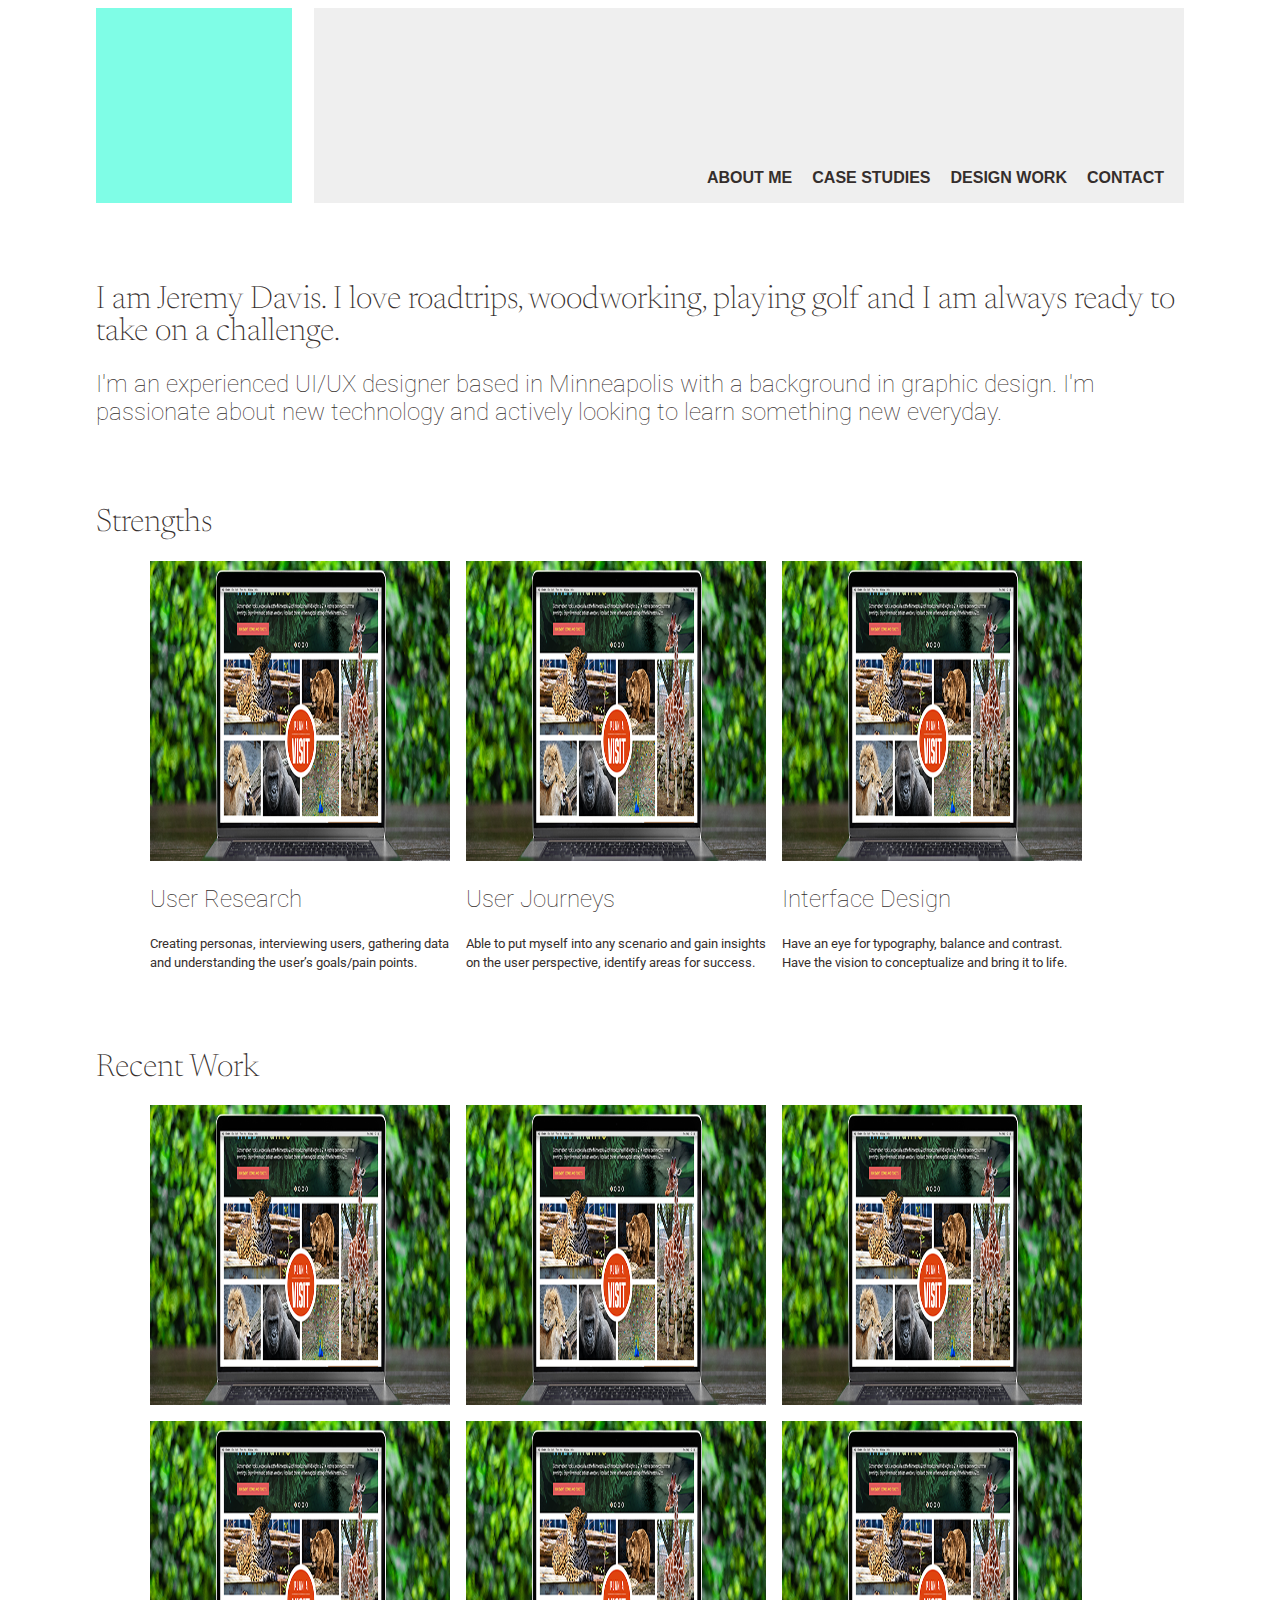
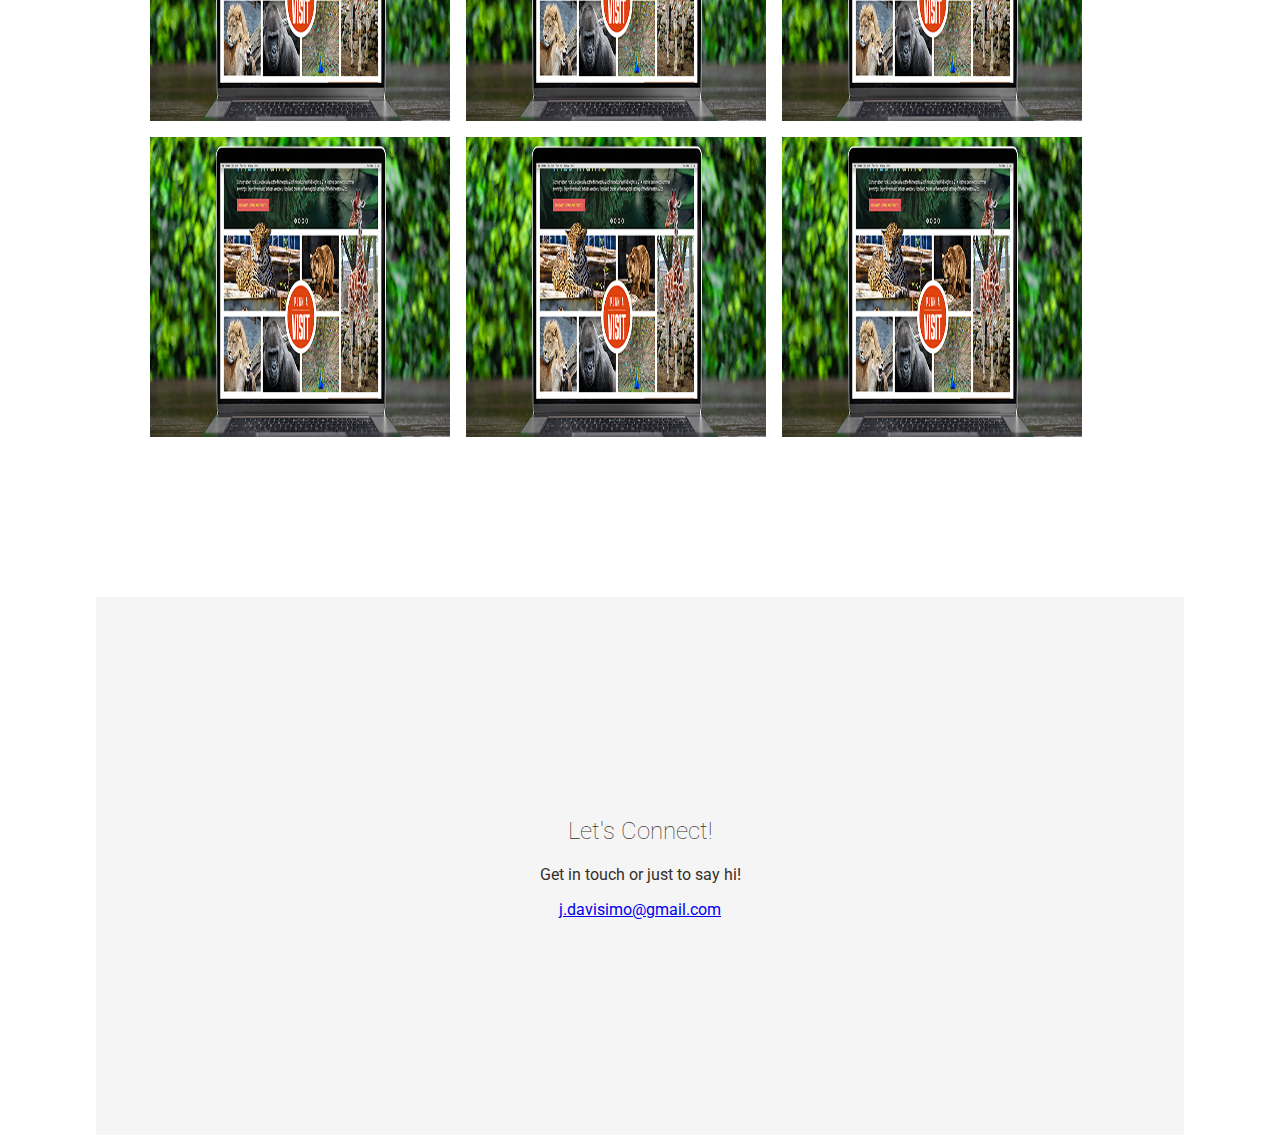
<file: index.html>
<!DOCTYPE html>
<html>
<head>
    <link rel="preconnect" href="https://fonts.googleapis.com">
    <link rel="preconnect" href="https://fonts.gstatic.com" crossorigin>
    <link href="https://fonts.googleapis.com/css2?family=Newsreader:opsz@6..72&family=Roboto:wght@100;300&display=swap" rel="stylesheet">
    <link href="css/style.css" rel="stylesheet" type="text/css">
  <title>Jeremy Davis Portfolio</title>
    <script async src="https://www.googletagmanager.com/gtag/js?id=G-MPEV6B56P5"></script>
    <script>
  window.dataLayer = window.dataLayer || [];
  function gtag(){dataLayer.push(arguments);}
  gtag('js', new Date());
  gtag('config', 'G-MPEV6B56P5');
</script>
  <!-- Hotjar Tracking Code for v -->
  <script>
    (function(h,o,t,j,a,r){
        h.hj=h.hj||function(){(h.hj.q=h.hj.q||[]).push(arguments)};
        h._hjSettings={hjid:3100872,hjsv:6};
        a=o.getElementsByTagName('head')[0];
        r=o.createElement('script');r.async=1;
        r.src=t+h._hjSettings.hjid+j+h._hjSettings.hjsv;
        a.appendChild(r);
    })(window,document,'https://static.hotjar.com/c/hotjar-','.js?sv=');
</script>
</head>
<body>
<div class="navBar"> 
<div class="paddingBox">
    <div class="tealBox"></div>
</div>

<nav id="navHeader">

    <ul id="menuButtons">
        <li>ABOUT ME</li>
        <li>CASE STUDIES</li>
        <li>DESIGN WORK</li>
        <li>CONTACT</li>
    </ul>
 </nav>
</div>
<div class="aboutHeader"> 
    <h1>I am Jeremy Davis. I love roadtrips, woodworking, playing golf and I am always ready to take on a challenge.</h1>
    <h2>I'm an experienced UI/UX designer based in Minneapolis with a background in graphic design. I'm passionate about new technology and actively looking to learn something new everyday.</h2>
</div>
<section>
    <h1>Strengths</h1>
    <div id="skillsGrid">
        <div class="skg">
            <img class="skillsGridImage" src="./images/Frame_Zoo.png" alt="skill candidate strengths open to work"></img>
            <h2>User Research</h2>
            <small id="body">Creating personas, interviewing users, gathering data and understanding the user’s goals/pain points.</small>
        </div>
        <div class="skg">
            <img class="skillsGridImage" src="./images/Frame_Zoo.png" alt="UX researcher journey map empathy building"></img>
            <h2>User Journeys</h2>
            <small id="body">Able to put myself into any scenario and gain insights on the user perspective, identify areas for success.</small>
        </div>
        <div class="skg">
            <img class="skillsGridImage" src="./images/Frame_Zoo.png" alt="UI designer wireframes prototyping app web design talent from Minneapolis Minnesota"></img>
            <h2>Interface Design</h2>
            <small id="body">Have an eye for typography, balance and contrast. Have the vision to  conceptualize and bring it to life.</small>
        </div>
    </div>
<h1>Recent Work</h1>
    <div id="portfolioHomeGrid">
     <div class="phg">  
        <img class="gridImage" src="./images/Frame_Zoo.png" alt=""></div>
     <div class="phg">  
        <img class="gridImage" src="./images/Frame_Zoo.png" alt=""></div>
     <div class="phg">
        <img class="gridImage" src="./images/Frame_Zoo.png" alt=""></div>
     <div class="phg">
        <img class="gridImage" src="./images/Frame_Zoo.png" alt=""></div>
     <div class="phg">
        <img class="gridImage" src="./images/Frame_Zoo.png" alt=""></div>
     <div class="phg">
        <img class="gridImage" src="./images/Frame_Zoo.png" alt=""></div>
     <div class="phg">
        <img class="gridImage" src="./images/Frame_Zoo.png" alt=""></div>
     <div class="phg">
        <img class="gridImage" src="./images/Frame_Zoo.png" alt=""></div>
     <div class="phg">
        <img class="gridImage" src="./images/Frame_Zoo.png" alt=""></div>
     </div>
</section>

<footer class=".footerNav">
      <h2> Let's Connect!</h2>
        <p>Get in touch or just to say hi!</p>
        <p><a href="Email">j.davisimo@gmail.com</a></p>
</footer>

</body>
</file>
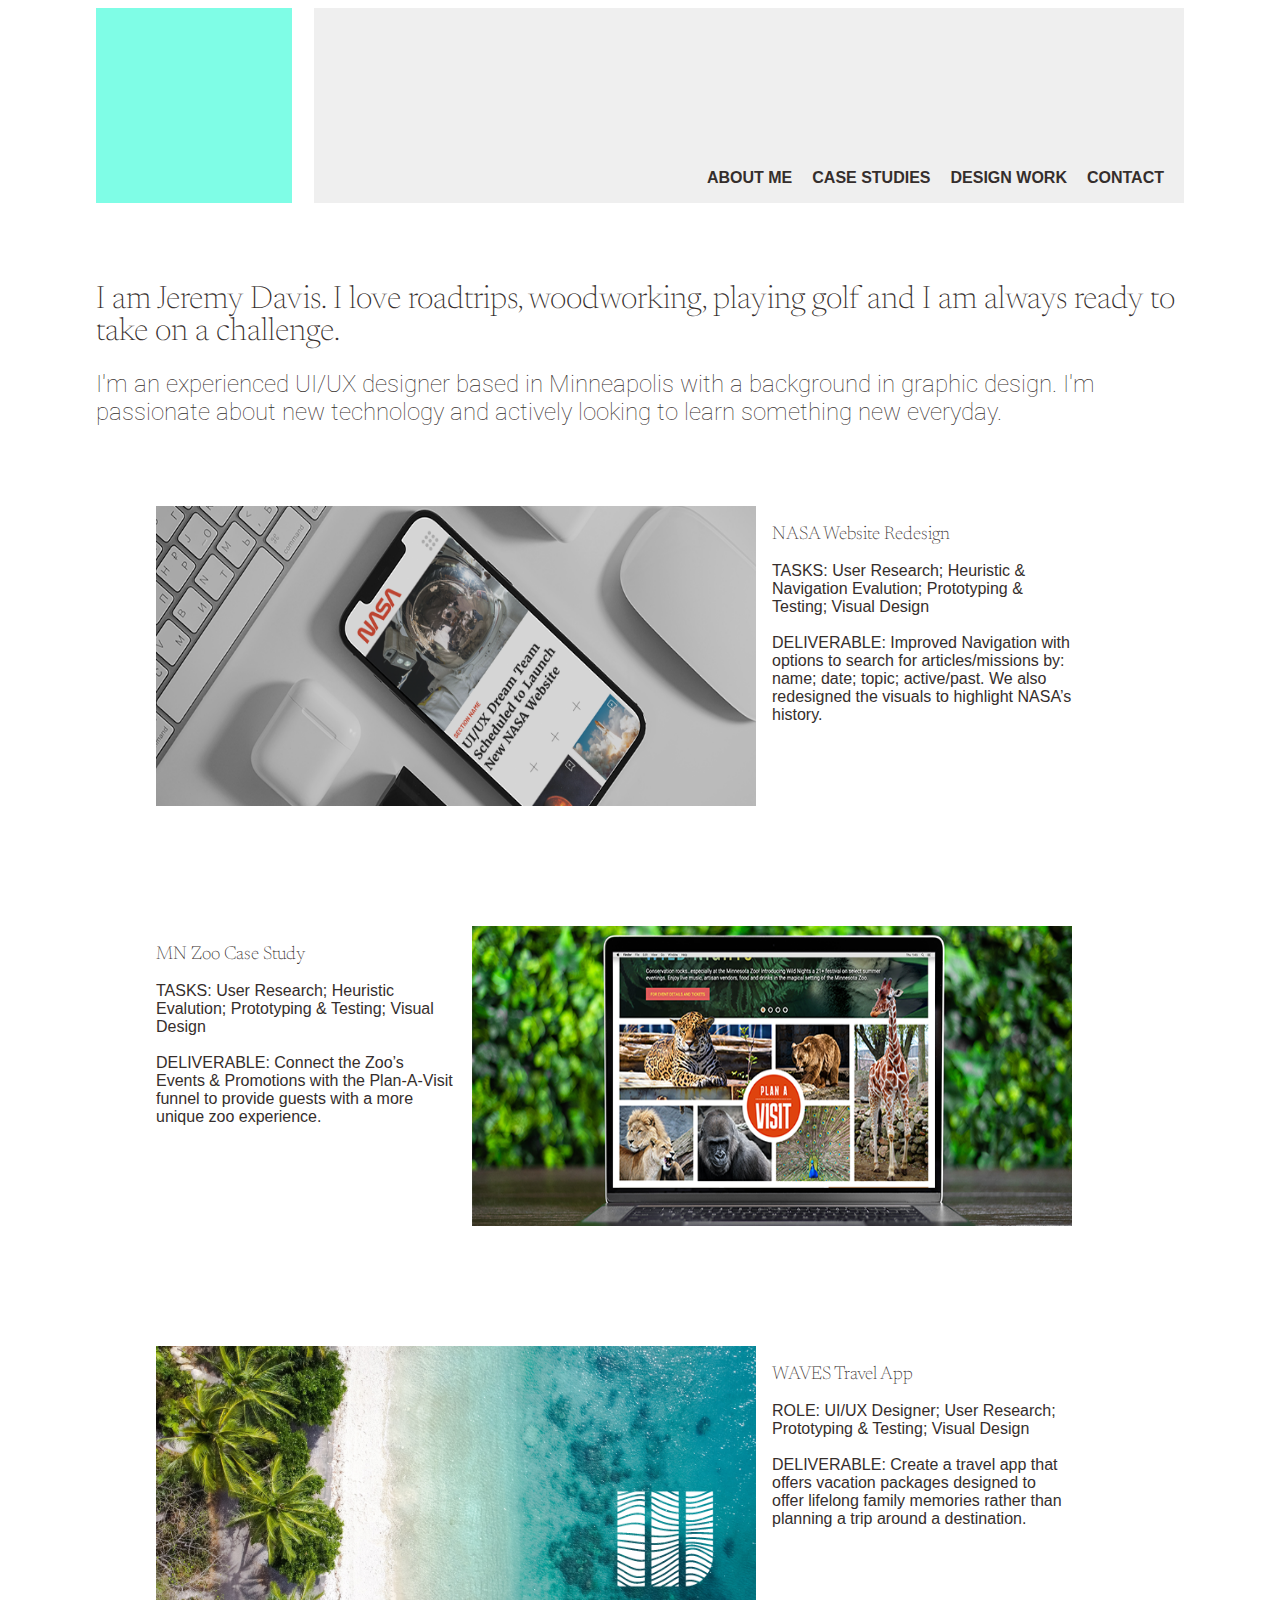
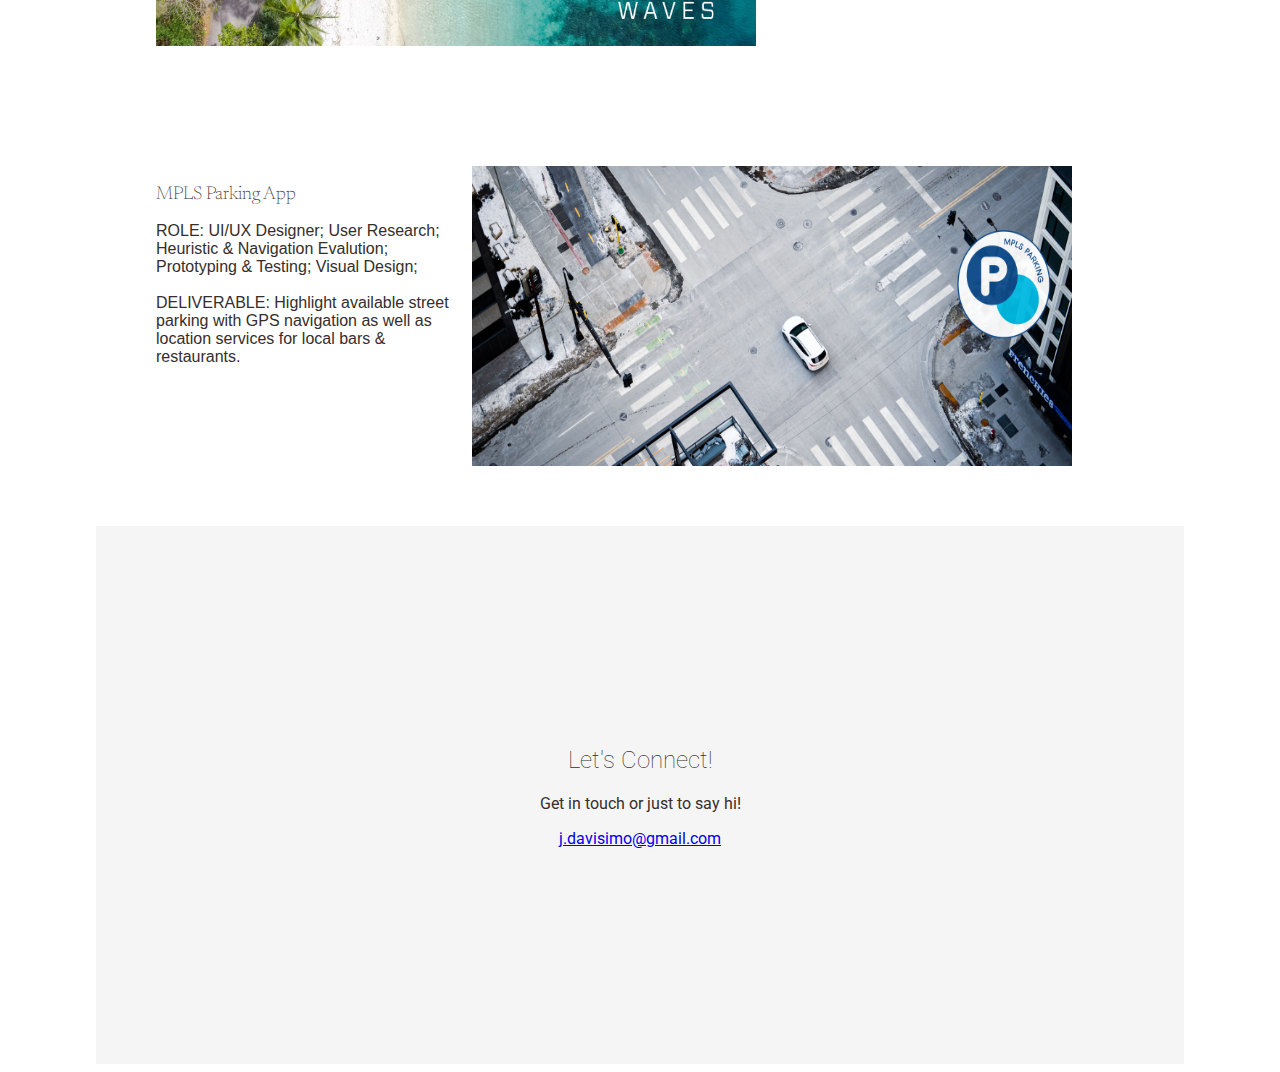
<file: casestudies.html>
<!DOCTYPE html>
<html>
<head>
    <link rel="preconnect" href="https://fonts.googleapis.com">
    <link rel="preconnect" href="https://fonts.gstatic.com" crossorigin>
    <link href="https://fonts.googleapis.com/css2?family=Newsreader:opsz@6..72&family=Roboto:wght@100;300&display=swap" rel="stylesheet">
    <link href="css/style.css" rel="stylesheet" type="text/css">
  <title>Jeremy Davis Portfolio</title>
    <script async src="https://www.googletagmanager.com/gtag/js?id=G-MPEV6B56P5"></script>
    <script>
  window.dataLayer = window.dataLayer || [];
  function gtag(){dataLayer.push(arguments);}
  gtag('js', new Date());
  gtag('config', 'G-MPEV6B56P5');
</script>
  <!-- Hotjar Tracking Code for https://jdavisimo.github.io/Portfolio/ -->
<script>
    (function(h,o,t,j,a,r){
        h.hj=h.hj||function(){(h.hj.q=h.hj.q||[]).push(arguments)};
        h._hjSettings={hjid:3100872,hjsv:6};
        a=o.getElementsByTagName('head')[0];
        r=o.createElement('script');r.async=1;
        r.src=t+h._hjSettings.hjid+j+h._hjSettings.hjsv;
        a.appendChild(r);
    })(window,document,'https://static.hotjar.com/c/hotjar-','.js?sv=');
</script>
</head>
<body>
<div class="navBar"> 
<div class="paddingBox">
    <div class="tealBox"></div>
</div>

<nav id="navHeader">

    <ul id="menuButtons">
        <li>ABOUT ME</li>
        <li>CASE STUDIES</li>
        <li>DESIGN WORK</li>
        <li>CONTACT</li>
    </ul>
 </nav>
</div>
<div> 
    <h1>I am Jeremy Davis. I love roadtrips, woodworking, playing golf and I am always ready to take on a challenge.</h1>
    <h2>I'm an experienced UI/UX designer based in Minneapolis with a background in graphic design. I'm passionate about new technology and actively looking to learn something new everyday.</h2>
</div>

<section>
    <div class="caseRight">
        <img class="caseStudyImage" src="./images/Frame_NASA.png" alt="NASA government agency website redesign project historical white spacesuit theme"></img>
    <div class="caseText">
        <h3>NASA Website Redesign</h3>
        <p class="descText">TASKS: User Research; Heuristic & Navigation Evalution; Prototyping & Testing; Visual Design
            <br><br>DELIVERABLE:  Improved Navigation with options to search for articles/missions by: name; date; topic; active/past. We also redesigned the visuals to highlight NASA’s history.</p>
    </div>
    </div>
    <div class="caseLeft">
    <div>
        <h3>MN Zoo Case Study</h3>
        <p class="descText">TASKS: User Research; Heuristic Evalution; Prototyping & Testing; Visual Design
            <br><br>DELIVERABLE:  Connect the Zoo’s Events & Promotions with the Plan-A-Visit funnel to provide guests with a more unique zoo experience.</p>
        </div>
    <img class="caseStudyImage" src="./images/Frame_Zoo.png" alt="nonprofit Minnesota Zoo case study improve functionality for ticket buying and event calendar"></img>
</div>
<div class="caseRight">
    <img class="caseStudyImage" src="./images/Frame_WAVES.png" alt="startup travel app that offers vacation packages around family memories"></img>
<div>
    <h3>WAVES Travel App</h3>
    <p class="descText">ROLE: UI/UX Designer; User Research;  Prototyping & Testing; Visual Design
    <br><br>DELIVERABLE:  Create a travel app that offers vacation packages designed to offer lifelong family memories rather than planning a trip around a destination.</p>
    </div>
</div>
<div class="caseLeft">
<div>
    <h3>MPLS Parking App</h3>
    <p class="descText">ROLE: UI/UX Designer; User Research; Heuristic & Navigation Evalution; Prototyping & Testing; Visual Design; 
        <br><br>DELIVERABLE:  Highlight available street parking with GPS navigation as well as location services for local bars & restaurants.</p>
    </div>
<img class="caseStudyImage" src="./images/Frame_MPLS.png" alt=""></img>
</div>
</section>

<footer class=".footerNav">
      <h2> Let's Connect!</h2>
        <p>Get in touch or just to say hi!</p>
        <p><a href="Email">j.davisimo@gmail.com</a></p>
</footer>

</body>
</file>
<file: css/style.css>
/* Base Styles CSS */

h1 {
  padding-top: 60px;
  font-size: xx-large;
  font-family: 'Newsreader', serif;
  font-weight: lighter;
  }
  
  
h2 {
  font-family: 'Roboto', sans-serif;
  font-weight: lighter;
  }
  
h3 {
  font-family: 'Newsreader', serif;
  font-weight: lighter;
  }

body {
  color: #352e2c;
  margin-left: 96px;
  margin-right: 96px;
  font-family: 'Roboto', sans-serif;
  }

footer {
  padding: 200px;
  text-align: center;
  background-color: #f5f5f5;
  color: #352e2c;
} 


/* NavHeader CSS */

#navHeader {
justify-content: space-between;
display: flex;
font-family: 'Roboto Condensed', sans-serif;
font-weight: bold;
align-items: flex-end;
}

#aboutHeader {
padding: 60px;
}

#menuButtons {
display: flex;
}

#menuButtons li {
margin-right: 20px;
list-style: none;
}

#menuButtons li:hover {
text-decoration: underline;
}

.navBar {
background-color: #efefef;
height: 195px;
width: 100%;
display: flex;
justify-content: space-between;
}

.tealBox {
width: 90%;
height: 100%;
background-color: #7ffde6;
}
    
.paddingBox {
height: 100%;
width: 20%;
background-color: #FFFFFF;
}
    
/* Portfolio Grid CSS */

.footerNav {
font-family: 'Roboto', sans-serif;
align-content: center;
}

#skillsGrid {
  margin: 0px 5%;
  grid-gap: 16px;
  display: grid;
  grid-template-columns: 300px 300px 300px;
  grid-template-areas:
  "sg1 sg2 sg3";
}

.skg {
}

.skillsGridImage {
	transition: all .1s ease-in-out; 
  height: 300px;
  width: 300px;
}

.skillsGridImage:hover { 
  transform: scale(1.12); 
}
#portfolioHomeGrid {
  margin: 0px 5%;
  grid-gap: 16px;
  padding-bottom: 160px;
  display: grid;
  grid-template-rows: 300px 300px 300px;
  grid-template-columns: 300px 300px 300px;
  grid-template-areas:
  "phg1 phg2 phg3"
  "phg4 phg5 phg6"
  "phg7 phg8 phg9";
}

.padding { 
  padding: 60px;
}

.phg { 
	transition: all .1s ease-in-out; 
  background-color: #f5f5f5;
}

.phg:hover { 
  transform: scale(1.12); 
}

.gridImage {
  height: 100%;
  width: 100%;
}

/* CASE STUDIES PAGE STYLES */

.caseStudyImage {
	transition: all .1s ease-in-out; 
  height: 300px;
  width: 600px;
}

.caseStudyImage:hover { 
  transform: scale(1.05 ); 
}

.caseRight {
  grid-gap: 16px;
  display: grid;
  padding: 60px;
  grid-template-columns: 600px 300px;
  grid-template-areas:
  "caseImageLeft caseTextRight";
}

.caseLeft {
  grid-gap: 16px;
  display: grid;
  padding: 60px;
  grid-template-columns: 300px 600px;
  grid-template-areas:
  "caseTextLeft caseImageRight";
}

.caseStudy {
  column-width: span;
  height: 100%;
  width: 100%;
}


.descText {
  color: #352e2c;
  font-family: 'Roboto Condensed', sans-serif;
  font-weight: 300;
}


/* BREAKPOINTS */

@media only screen and (max-width: 1000px) {
  #navigation {
    display: none;
  }
  .icons {
    margin-left: auto;
  }
}

@media only screen and (max-width: 600px) {
  #headline {
    position: static;
    margin: 20px;
  }
  #portfolioHomeGrid {
    grid-template-rows: 300px 300px 300px 300px 300px 300px 300px 300px 300px;
    grid-template-columns: 300px;
    grid-template-areas:
    "phg1"
    "phg2"
    "phg3"
    "phg4"
    "phg5"
    "phg6"
    "phg7"
    "phg8"
    "phg9";
  }
    ;}


@media only screen and (max-width: 600px) {


    #skillsGrid {
      grid-template-columns: 300px;
      grid-template-areas:
      "sg1"
      "sg2"
      "sg3";
    }
    ;}
</file>
